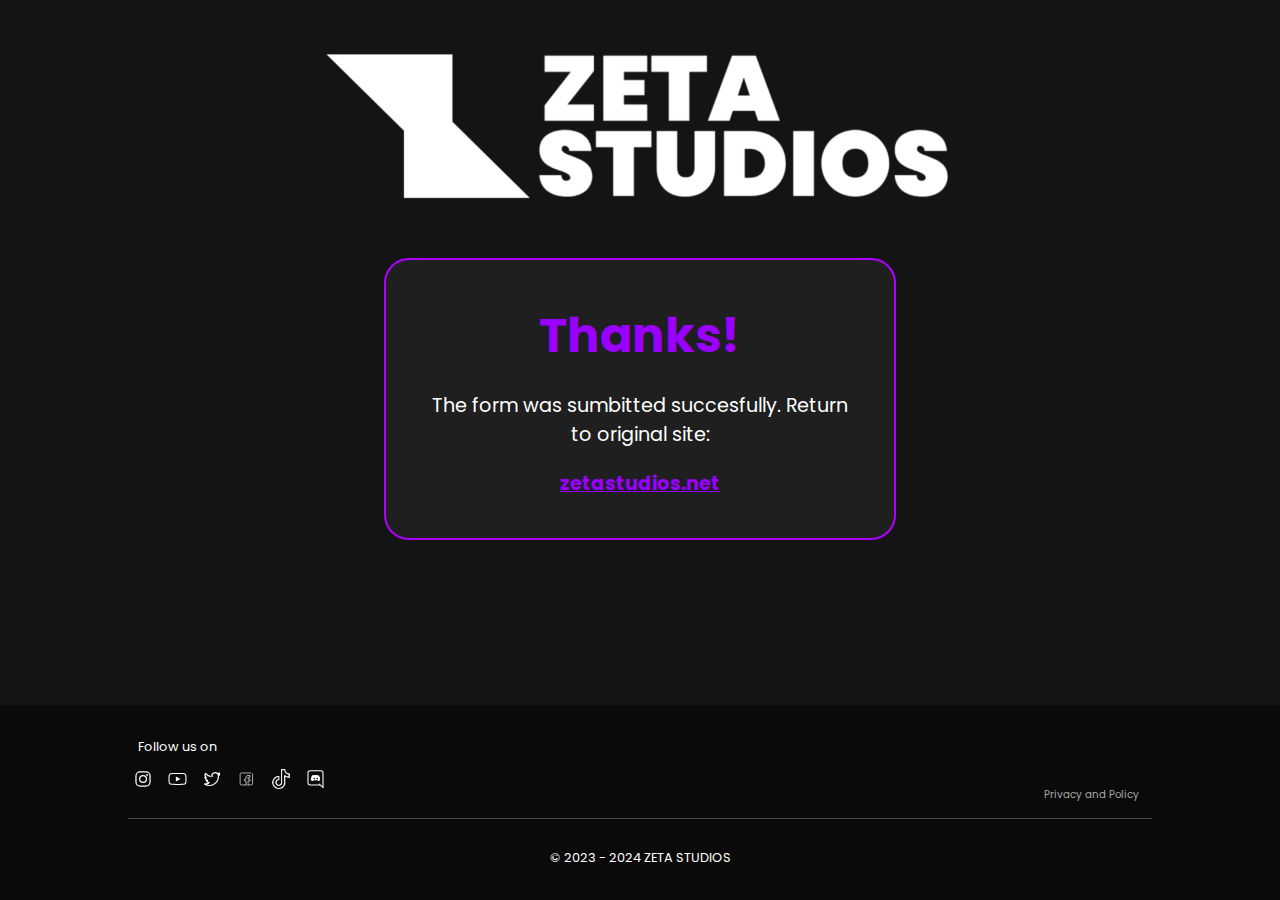
<file: formcompleted.html>
<!DOCTYPE html>
<html lang="en">
<head>
    <meta charset="UTF-8">
    <meta name="viewport" content="width=device-width, initial-scale=1.0">
    <title>Forms</title>
    <link rel="stylesheet" href="Assets/Stylesheets/stylesUI.css">
    <link rel="stylesheet" href="Assets/Stylesheets/stylesUI form.css">
    <script defer src="Assets/Javascripts/javascriptHome.js"></script>

</head>
<body class="bodyform">
      
        <header> 
             

            <img class="logozetaform slide-in-blurred-top" src="Assets/img-and-videos/logozeta.png" alt="">

        </header>

        <main>
            <section class="hidden formcompleted">
                <div class="divformcomplete">
                    <h8>
                        Thanks!
                    </h8>
                    <p>The form was sumbitted succesfully. Return to original site:</p>
                    <a class="linkform" href="index.html">zetastudios.net</a>
                </div>
            </section>
        </main>

        <footer class="formcompletedfooter">
            <div class="footer">
            <div class="socialmediadiv">
                <div class="socialmedialinks">
                    <p>Follow us on</p>
                    <div class="linksfooter socialmediapc">
                        <a href="https://www.instagram.com/zeta.studios.dev/" target="_blank"><img src="Assets/ui-assets/instagram.svg" width="2%" alt=""></a>
                        <a href="https://www.youtube.com/@zetastudiosdev" target="_blank"><img src="Assets/ui-assets/youtube.svg" width="2%" alt=""></a>
                        <a href="https://twitter.com/zetastudios_dev" target="_blank"><img src="Assets/ui-assets/5340249_bird_media_social_trending_twitter_icon.svg" width="2%" alt=""></a>
                        <a href="https://www.facebook.com/profile.php?id=61553870055654" target="_blank"><img src="Assets/ui-assets/3463465_facebook_media_network_social_icon.svg" width="2%" alt=""></a>
                        <a href="https://www.tiktok.com/@zeta.studios.dev" target="_blank"><img src="Assets/ui-assets/tiktokicon.png" width="2%" alt=""></a>
                        <a href="discord" target="_blank"><img src="Assets/ui-assets/discord.svg" width="2%" alt=""></a>
                    </div>
                    <div class="linksfooter socialmediamobile">
                        <a href="https://www.instagram.com/zeta.studios.dev/" target="_blank"><img src="Assets/ui-assets/instagram.svg" width="6%" alt=""></a>
                        <a href="https://www.youtube.com/@zetastudiosdev" target="_blank"><img src="Assets/ui-assets/youtube.svg" width="6%" alt=""></a>
                        <a href="https://twitter.com/zetastudios_dev" target="_blank"><img src="Assets/ui-assets/5340249_bird_media_social_trending_twitter_icon.svg" width="6%" alt=""></a>
                        <a href="https://www.facebook.com/profile.php?id=61553870055654" target="_blank"><img src="Assets/ui-assets/3463465_facebook_media_network_social_icon.svg" width="6%" alt=""></a>
                        <a href="https://www.tiktok.com/@zeta.studios.dev" target="_blank"><img src="Assets/ui-assets/tiktokicon.png" width="6%" alt=""></a>
                        <a href="discord" target="_blank"><img src="Assets/ui-assets/discord.svg" width="6%" alt=""></a>
                    </div>
                </div>
            </div>
            <div class="policiesDiv">
                <a href="/Privacy-Policy/privacy-policy.html">Privacy and Policy</a>
            </div>
            <p class="copyright">&copy; 2023 - 2024 ZETA STUDIOS</p>
            </div>
        </footer>

</body>
</html>
</file>
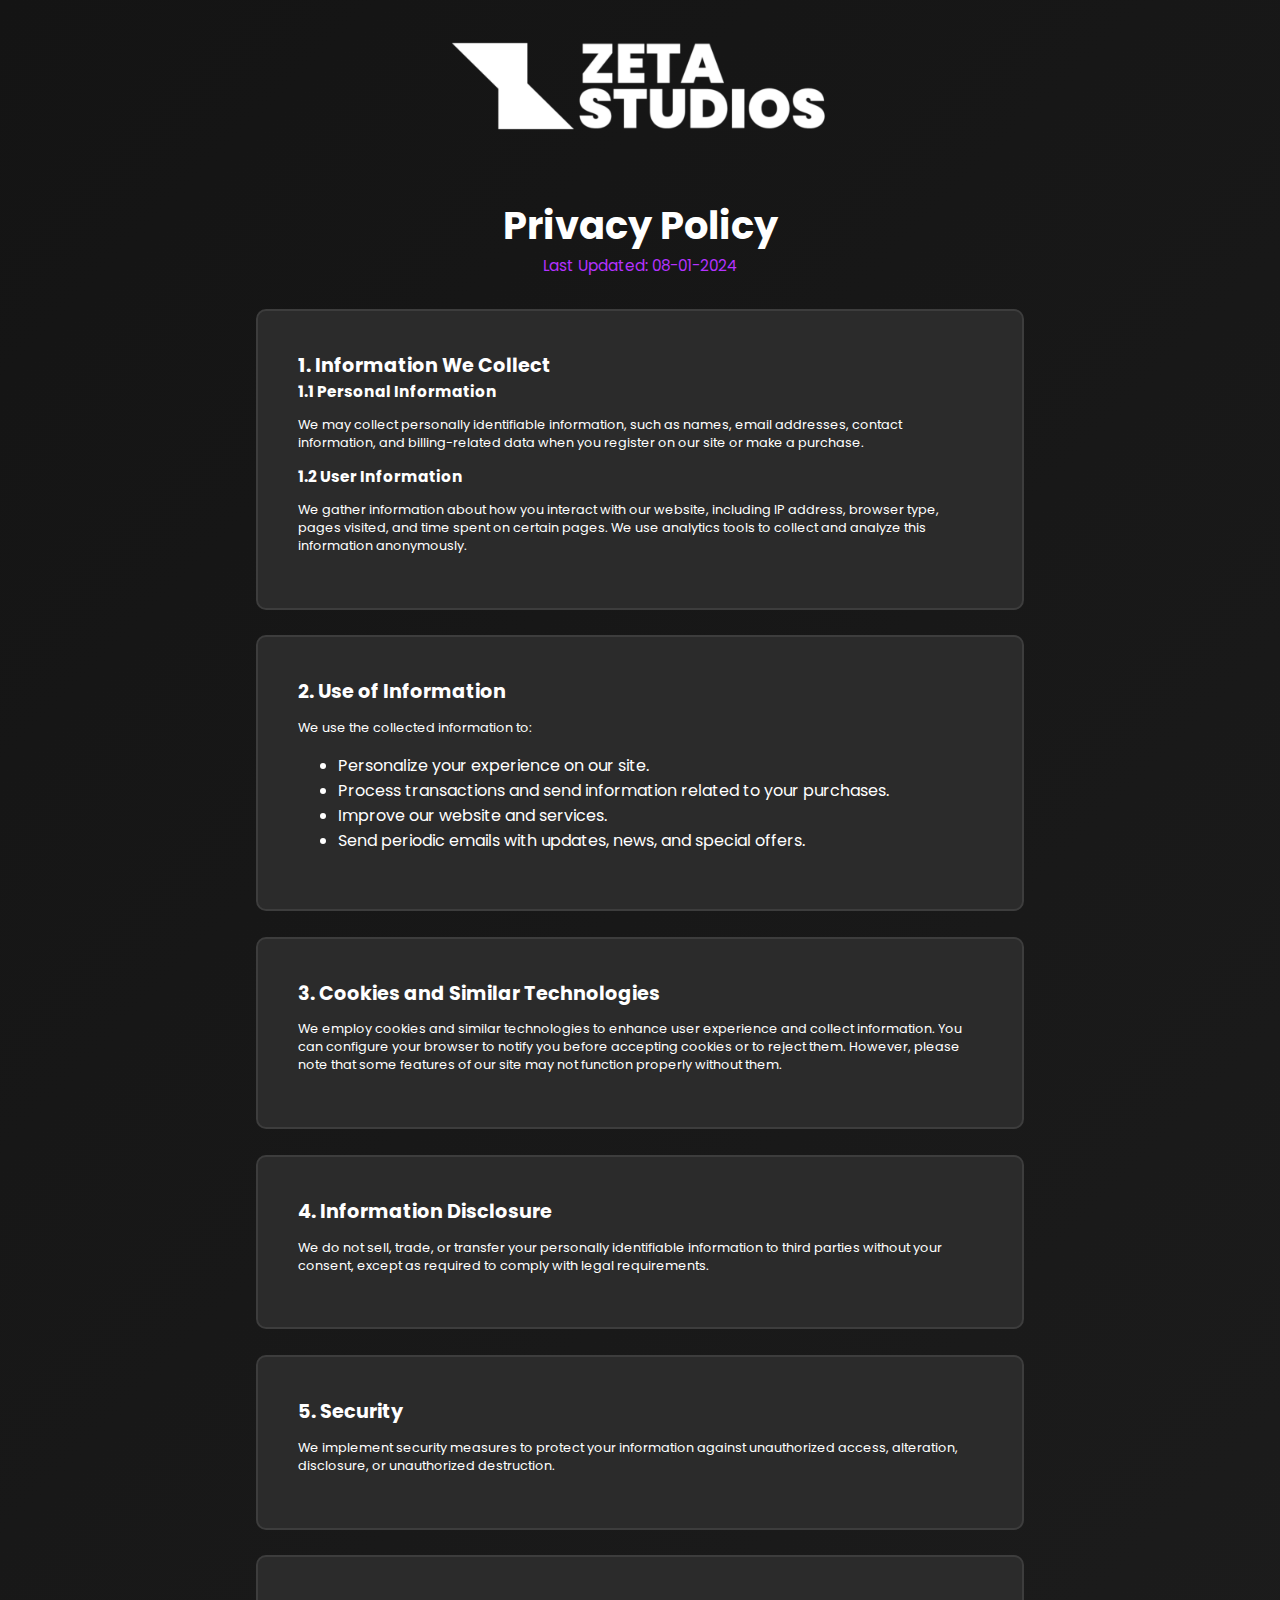
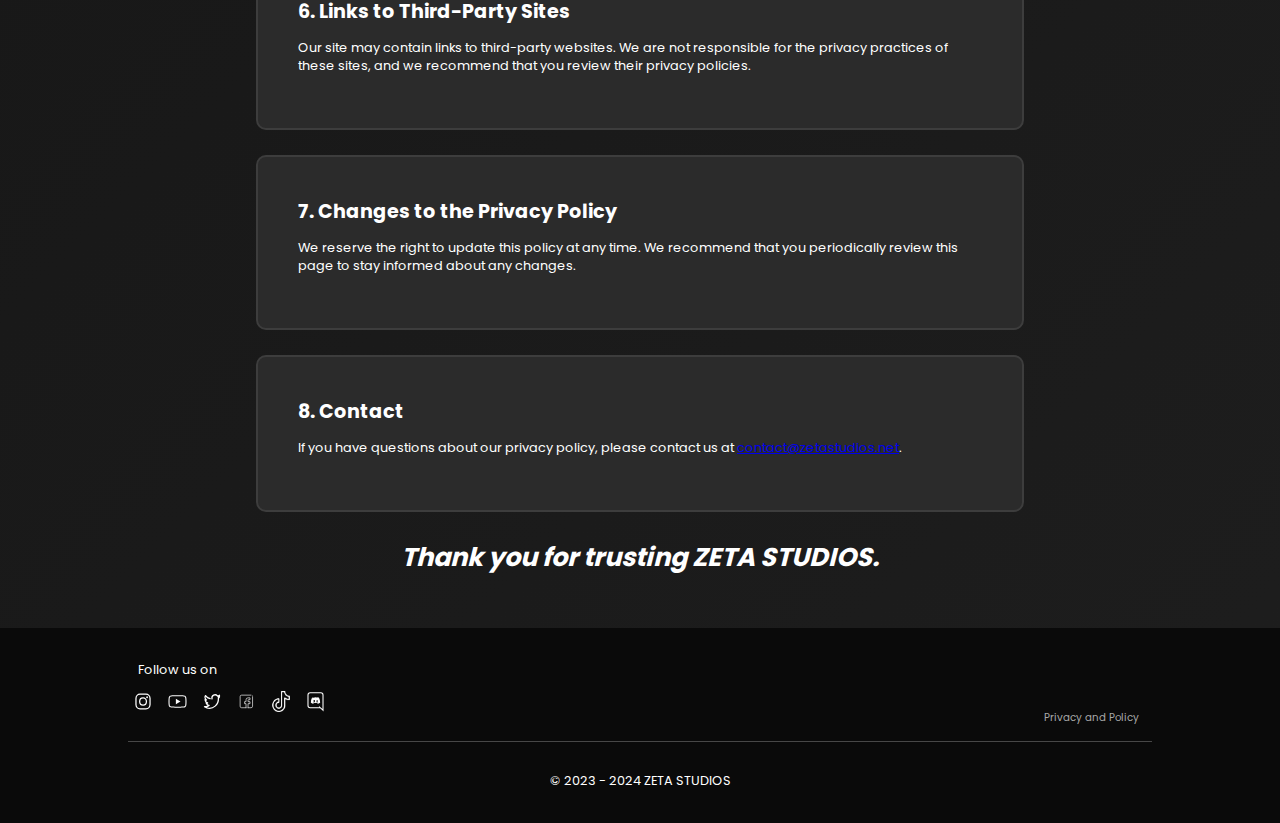
<file: Privacy-Policy/privacy-policy.html>
<!DOCTYPE html>
<html lang="en">
<head>
    <meta name="google-adsense-account" content="ca-pub-2338796602512856">
    <meta charset="UTF-8">
    <meta name="viewport" content="width=device-width, initial-scale=1.0">
    <title>Home - ZETA STUDIOS</title>
    <link rel="stylesheet" href="/Assets/Stylesheets/stylesUI.css">
    <link rel="stylesheet" href="/Assets/Stylesheets/stylesUI privacy and policy.css">
    <link rel="icon" href="/Assets/img-and-videos/Proyecto nuevo.png">
    <script defer src="/Assets/Javascripts/javascriptHome.js"></script>
</head>
<body class="gradientcolor">

    
      
        <header> 

            <img class="logozetapc" src="/Assets/img-and-videos/logozeta.png" alt="">

            <img class="logozetamobile" src="/Assets/img-and-videos/logozeta.png" alt="">

        </header>

        <main>        
            
            <section class="tittle">
                <h1>Privacy Policy</h1>
                <p class="lastupdated">Last Updated: 08-01-2024</p>
            </section>

            <section>
                <h2>1. Information We Collect</h2>
        
                <h3>1.1 Personal Information</h3>
                <p>We may collect personally identifiable information, such as names, email addresses, contact information, and
                    billing-related data when you register on our site or make a purchase.</p>
        
                <h3>1.2 User Information</h3>
                <p>We gather information about how you interact with our website, including IP address, browser type, pages
                    visited, and time spent on certain pages. We use analytics tools to collect and analyze this information
                    anonymously.</p>
            </section>
        
            <section>
                <h2>2. Use of Information</h2>
                <p>We use the collected information to:</p>
                <ul>
                    <li>Personalize your experience on our site.</li>
                    <li>Process transactions and send information related to your purchases.</li>
                    <li>Improve our website and services.</li>
                    <li>Send periodic emails with updates, news, and special offers.</li>
                </ul>
            </section>
        
            <section>
                <h2>3. Cookies and Similar Technologies</h2>
                <p>We employ cookies and similar technologies to enhance user experience and collect information. You can
                    configure your browser to notify you before accepting cookies or to reject them. However, please note that
                    some features of our site may not function properly without them.</p>
            </section>
        
            <section>
                <h2>4. Information Disclosure</h2>
                <p>We do not sell, trade, or transfer your personally identifiable information to third parties without your
                    consent, except as required to comply with legal requirements.</p>
            </section>
        
            <section>
                <h2>5. Security</h2>
                <p>We implement security measures to protect your information against unauthorized access, alteration,
                    disclosure, or unauthorized destruction.</p>
            </section>
        
            <section>
                <h2>6. Links to Third-Party Sites</h2>
                <p>Our site may contain links to third-party websites. We are not responsible for the privacy practices of these
                    sites, and we recommend that you review their privacy policies.</p>
            </section>
        
            <section>
                <h2>7. Changes to the Privacy Policy</h2>
                <p>We reserve the right to update this policy at any time. We recommend that you periodically review this page
                    to stay informed about any changes.</p>
            </section>
        
            <section>
                <h2>8. Contact</h2>
                <p>If you have questions about our privacy policy, please contact us at <a href="mailto:contact@zetastudios.net">contact@zetastudios.net</a>.</p>
            </section>  

            <section class="thanks">
                <h5>Thank you for trusting ZETA STUDIOS.</h5>
            </section>

        </main>
        
        <footer>
            <div class="footer">
            <div class="socialmediadiv">
                <div class="socialmedialinks">
                    <p>Follow us on</p>
                    <div class="linksfooter socialmediapc">
                        <a href="https://www.instagram.com/zeta.studios.dev/" target="_blank"><img src="/Assets/ui-assets/instagram.svg" width="2%" alt=""></a>
                        <a href="https://www.youtube.com/@zetastudiosdev" target="_blank"><img src="/Assets/ui-assets/youtube.svg" width="2%" alt=""></a>
                        <a href="https://twitter.com/zetastudios_dev" target="_blank"><img src="/Assets/ui-assets/5340249_bird_media_social_trending_twitter_icon.svg" width="2%" alt=""></a>
                        <a href="https://www.facebook.com/profile.php?id=61553870055654" target="_blank"><img src="/Assets/ui-assets/3463465_facebook_media_network_social_icon.svg" width="2%" alt=""></a>
                        <a href="https://www.tiktok.com/@zeta.studios.dev" target="_blank"><img src="/Assets/ui-assets/tiktokicon.png" width="2%" alt=""></a>
                        <a href="discord" target="_blank"><img src="/Assets/ui-assets/discord.svg" width="2%" alt=""></a>
                    </div>
                    <div class="linksfooter socialmediamobile">
                        <a href="https://www.instagram.com/zeta.studios.dev/" target="_blank"><img src="/Assets/ui-assets/instagram.svg" width="6%" alt=""></a>
                        <a href="https://www.youtube.com/@zetastudiosdev" target="_blank"><img src="/Assets/ui-assets/youtube.svg" width="6%" alt=""></a>
                        <a href="https://twitter.com/zetastudios_dev" target="_blank"><img src="/Assets/ui-assets/5340249_bird_media_social_trending_twitter_icon.svg" width="6%" alt=""></a>
                        <a href="https://www.facebook.com/profile.php?id=61553870055654" target="_blank"><img src="/Assets/ui-assets/3463465_facebook_media_network_social_icon.svg" width="6%" alt=""></a>
                        <a href="https://www.tiktok.com/@zeta.studios.dev" target="_blank"><img src="/Assets/ui-assets/tiktokicon.png" width="6%" alt=""></a>
                        <a href="discord" target="_blank"><img src="/Assets/ui-assets/discord.svg" width="6%" alt=""></a>
                    </div>
                </div>
                <div class="policiesDiv">
                    <a href="/Privacy-Policy/privacy-policy.html">Privacy and Policy</a>
                </div>
            </div>
            <p class="copyright">&copy; 2023 - 2024 ZETA STUDIOS</p>
            </div>
        </footer>
</body>
</html>
</file>
<file: Assets/Stylesheets/stylesUI.css>
@font-face {
    font-family: 'Highway Gothic';
    src: url('HighwayGothic.ttf') format('opentype'); 
    font-weight: normal;
    font-style: normal;
}


@font-face {
    font-family: 'Mont Heavy';
    src: url("MontHeavy1.ttf") format('opentype'); 
    font-weight: normal;
    font-style: normal;
}




body {
    font-family: 'Highway Gothic', Arial, sans-serif;
    background: radial-gradient(circle at 50% 125%, #000000 0%, #242424 80%);
    margin: 0;
    padding: 0;
    font-size: 100%;
    color: #fff;
}


header {
    background-color: rgb(36, 36, 36);
    padding-top: 0%;
    padding-bottom: 0%;
    margin: 0%;
    padding-left: 0%;
    padding-right: 0%;
    text-align: center;
}

@keyframes gradient {
  0% {
    background-position: 0% 50%;
  }
  50% {
    background-position: 100% 50%;
  }
  100% {
    background-position: 0% 50%;
  }
}


nav ul {

    background-color: hsla(0, 0%, 8%, 0.438);
    border-radius: 5px;
    margin-inline: 32vw;
    padding-block: 0px;
    padding-inline: 0%;
}

nav li {
    display:inline-flex;
    margin-inline: 0%;
    padding-inline: 0%;


}

nav a {                      /* Navegaciooooooooooooooooooooooooooooooooooooooooon */
    text-decoration: none;
    color: #ffffff;
    transition: color 0.3s ease;
    margin-top: 0%;
    margin-inline: 0%;
    padding-inline: 0%;
}



section {
    background-color: #fff;
    padding: 40px;
    margin-inline:5%;
    border-radius: 5px;

}

/* Estilos para el pie de página */
footer {
    background-repeat: no-repeat;
    background-position: center;
    background-size: 35%;
    background-size: cover;
    background-position-y: 40%;
    background-color: #0a0a0a;
    color: #fff;
    text-align: center;
    padding-top: 20px;

    margin-top: 2%;
}

section {
    background-color: #00000046;
    margin-block: 2%;
}

footer p {
    font-weight: normal;
    font-size: 80%;
}

.nav-link {
    padding-inline: 2vw;
    border-radius: 3px;
    padding-block: 5px;
    transition: background-color 0.3s ease;
    margin-inline: 0%;
    font-size: 1vw;
}

/* ANIMACION POP UP */
.nav-link:hover {
    background-color: hsl(0, 0%, 16%);
    transition: background-color 0.3s ease, transform 0.3s ease; 
}
.nav-link {
    transition: background-color 0.3s ease, transform 0.3s ease; 
}


.titleheader {
    font-size: 96px;
}

.News {
  border: solid rgba(162, 0, 255, 0.712) 2px;
  border-radius: 10px;
}



  /* LOGO */
header img {
    width: 55%;
    height: auto;
    margin-top: 3%;
}
    
.waves {
    position:relative;
    width: 100%;
    height:400vh;
    margin-bottom:-7px; /*Fix for safari gap*/
    min-height:100px;
    max-height:200px;
  }

  .parallax > use {
    animation: move-forever 25s cubic-bezier(.55,.5,.45,.5)     infinite;
  }
  .parallax > use:nth-child(1) {
    animation-delay: -2s;
    animation-duration: 17s;
  }
  .parallax > use:nth-child(2) {
    animation-delay: -3s;
    animation-duration: 20s;
  }
  .parallax > use:nth-child(3) {
    animation-delay: -4s;
    animation-duration: 23s;
  }
  .parallax > use:nth-child(4) {
    animation-delay: -5s;
    animation-duration: 30s;
  }
  @keyframes move-forever {
    0% {
     transform: translate3d(-90px,0,0);
    }
    100% { 
      transform: translate3d(85px,0,0);
    }
  }
  /*Shrinking for mobile*/
  @media (max-width: 768px) {
    .waves {
      height:120px;
      min-height:120px;
    }
  }

  .morespace {
    padding-bottom: 10%;
  }

  .buttondown img {
    width: 4%;
    height: auto;
    animation: MoveUpDown 3s ease infinite;
    position: absolute;
    left: 0;
    bottom: 0;
    background-color: rgba(0, 0, 0, 0.1);
    border-radius: 100%;
    margin-bottom: -16%;
    position: relative;
    z-index: 3;
    transform: scale(1.0);
    transition: transform 0.5s ease, background-color 0.5s ease;
  }


  @keyframes MoveUpDown {
    0%, 100% {
      bottom: 0;
      opacity: 100%;
    }
    50% {
      bottom: 4rem;
      opacity: 5%;
    }
  }


  .buttondown {
    text-align: center;
  }

  .buttondown img:hover {
    cursor: pointer;
    transform: scale(1.2);
    background-color: hsla(0, 0%, 0%, 0.2);
    transition: transform 0.5s ease, background-color 0.5s ease;
  }




  .hidden {
    opacity: 0;
    transform: translateY(25%);
    transition: all 1s ease;
  }

  .show {
    opacity: 1;
    transform: translateY(0);
  }


  /* width */
::-webkit-scrollbar {
  width: 8px;
}

/* Track */
::-webkit-scrollbar-track {
  background: rgba(109, 109, 109, 0.216);
}

/* Handle */
::-webkit-scrollbar-thumb {
  background: #ffffff88;
  border-radius: 4px;
}

/* Handle on hover */
::-webkit-scrollbar-thumb:hover {
  background: #82828288;
}



.containernews {
  display: grid;
  align-items: center; 
  grid-template-columns:  1fr 1fr;
  column-gap: 5px;
  
}

.imagenews img {
    width: 85%;
    border-radius: 5px;
  
  }
.imagenews {
  text-align: center;
}


h3 {
  font-size: 4vw;
  text-align: left;
  font-weight: bolder;
  padding: 0%;
  margin: 0%;
}
p {
  font-size: 1vw;
}

.games {
  
  padding: 0%;
  padding-bottom: 1px;
  padding-top: 1px;
  background-color: #00000046;
  margin-inline: 0%;
  border-radius: 0%;
  
}


.gameimg {
  display: inline-block;
  margin: 20px;
  border: 0px solid black;
  border-radius: 5px;
  overflow: hidden;
  padding: 0%;
  position: relative;
 
}

.gametitle{
  position: absolute;
  top: 15%;
  left: 50%;
  transform: translate(-50%, -50%);
  font-size: 3.5vw;
  font-family: Mont Heavy;
  font-weight: 100;
  background-color: #6f3e9a00;
  padding-inline: 100%;
  padding-block: 5px;
  color: rgb(255, 255, 255);
  opacity: 0;
  cursor: default;
  max-lines: 1;
  white-space: nowrap;
}

#gametitle1 {
  color: crimson;
  text-shadow: crimson 0px 0px 45px;
}
#gametitle2 {
  color: #ffffff;
  text-shadow: #ffffff 0px 0px 45px;
}
#gametitle3 {
  color: #00c3ff;
  text-shadow: #00c3ff 0px 0px 45px;
}

.gameimg:hover .gametitle {
  opacity: 1;
  transition: all  0.3s ease;
}

.viewButton {
  position: absolute;
  top: 65%;
  left: 50%;
  transform: translate(-50%, -50%);
  background-color: #6f3e9a;
  color: white;
  text-decoration: none;
  font-size: 1vw;
  font-family: Highway Gothic;
  padding-inline: 20px;
  padding-block: 5px;
  border-radius: 3px;
  opacity: 0;
  box-shadow: #6f3e9a 0px 0px 35px;
  transition: all  0.2s ease;
}
.viewButton:hover {
  background-color: #9d56dc;
  transition: all 0.3s ease;
}

.gameimg:hover .viewButton {
  opacity: 1;
  transition: all  0.2s ease;
}

.gameimg img {
  display: inline-block;
  border-radius: 5px;
  transform: scale(1.0);
  transition: all 0.3s ease;
  
}

.gameimg:hover img {
  transform: scale(1.2);
  filter: brightness(40%);
  transition: all 0.3s ease;
}

.divgames {
  text-align: center;
  padding: 0%;
  border: solid rgba(162, 0, 255, 0.712) 2px;
  border-radius: 25px;
  padding: 0%;
  margin: 0%;
  background-color: #181818;
  margin-bottom: 2%;    
}

h4 {
  font-size: 3vw;
  text-align: center;

  margin-bottom: 2%;

}

.gamesdiv {
  padding-top: 0%;
  padding-bottom: 3%;
}

textarea {
  width: 100%;
  background-color: #1f1f1f;
  resize: none;
  border: 0px;
  color: white;
  border-radius: 5px;
  height: 80px;
  font-family: Highway Gothic;
}

.sumbit {
  font-family: Highway Gothic;
  background-color: #6f3e9a;
  border-radius: 8px;
  color: #fff;
  border: none;
  width: 25%;
  height: 30px;
  margin-top: 4%;
  text-align: center;
  margin-left: 75%;
  cursor: pointer;
  transform: scale(1.0);
  transition: transform 0.5s ease;
}

.sumbit:hover {
  transform: scale(1.1);
  transition: transform 0.5s ease;
}

#mailinput {
  background-color: #2a2a2a;
  border: 0px;
  box-sizing: border-box;
  border-radius: 5px;
  border-style: hidden;
  color: #fff;
  font-family: Highway Gothic;
  width: 100%;
  height: 28px;
  margin-bottom: 5%;
}


#mailinput :focus {
  border: 0px; 
}



h5 {
  text-align: center;
  font-size: 2vw;
  margin: 0%;
  padding: 0%;
  margin-bottom: 10%;
}

.aboutMeDiv {
  background-color: #80808015;
  border-radius: 10px;
  padding: 30px;
  margin-inline: 3vw;
  margin-top: 20%;
  margin-bottom: 30%;
  border: solid 1px rgb(162, 0, 255);
}
.aboutMeDiv p {
  text-align: center;
  font-size: 1vw;
}

.contactsection {
  display: grid;
  grid-template-columns: repeat(2, 1fr);
  grid-template-rows: 1fr;
  grid-column-gap: 15vw;
  grid-row-gap: 0px; 
  background-color: #6f3e9a00;
  display: grid;
}
.divform {
  
  background-color: #00000032;
  padding: 3vw;
  padding-bottom: 15%;
  border-radius: 10px;
  border: solid rgb(162, 0, 255) 1px;
  margin-inline: 3vw;
}

.imgmail {
  text-align: center;
}

.contacttittlem {
  font-size: 8vw;
}
.aboutMeDivM {
  margin-bottom: 20vw;
  border: solid rgb(162, 0, 255) 1px;
  padding: 8vw;
  border-radius: 10px;
  background-color: #161616;
}

.aboutMeDivM p {
  font-size: 4vw;
  text-align: center;
}

.aboutMeDivM h5 {
  font-size: 8vw;
}

h6 {
  text-align: left;
  padding: 0%;
  font-size: 125%;
  margin-bottom: 5%;
}
h7 {
  font-size: 75%;
}

.logozetaform {
  width: 60%;
  margin-top: 5%;
}


.formcompleted {
  margin-block: 0%;
  text-align: center;
  margin-inline: 5%;
  border-radius: 25px;
}

h8 {
  font-size: 300%;
  font-weight: bolder;
  color: #6f3e9a;
  
}

.divformcomplete p {
  font-size: 120%;
}



.linkform {
  font-size: 150%;
  color: #6f3e9a;
  font-weight: bold;
  transition: font-size color 0.5s ease;
  text-decoration: underline;
}

.linkform:hover {
  font-size: 160%;
  color: #9d56dc;
  transition: font-size 0.5s ease, color 0.5s ease;

}
.divgames {
  display: inline-flex;
}

#contact {
  margin: 0%;
  padding: 0%;
}




.mobileheadernav ul {
  font-size: 100%;
  display: inline-flex;
  margin: 0%;
  margin-bottom: 15%;
  position: relative;
}

.mobileheadernav ul a {
  padding-inline: 10px;
  padding-block: 5px;
}

.logozetamobile {
  width: 90%;
  margin-top: 15%;
}

.divgamesmobile {
  display: block;
  text-align: center;
}
.divgamesmobile img {
  margin-block: 5%;
}

.contactsectionmobile {
  margin-inline: 0%;
}

.divformmobile {
  margin-inline: 5%;
  
}


@media (max-width: 900px) {     /* VISTA DISPOSITIVOS MOBILES */
  .buttondown {
    display: none;
  }
  .headernav {
    display: none;
  }
  .logozetapc {
    display: none;
  }
  .imagenews {
    display: none;
  }
  .containernews {
    display: none;
  }
  .divgames {
    display: none;
  }
  .imgmail {
    display: none;
  }
  .contactsection {
    display: none;
  }
  .socialmediapc {
    display: none;
  }

  p{
    font-size: 3vw;
  }

  h3 {
    font-size: 10vw;
  }
  h4 {
    font-size: 10vw;
  }

}

@media (min-width: 901px) {    /* VISTA PARA COMPUTADORES */
  .socialmediamobile{
    display: none;
  }
  .mobileheadernav {
      display: none;
  }

  
  .logozetamobile {
    display: none;
  }
  .containernewsmobile {
    display: none;
  }
  .divgamesmobile {
    display: none;
  }
  .contactsectionmobile {
    display: none;
  }
}



.socialmedialinks {
  text-align: left;
  font-size: 100%;
  padding-bottom: 10px;

}

.socialmedialinks p {
  margin-left: 10px;
}

.footer {
  margin-inline: 10%;
}

footer {
  padding: 0%;
  padding-block: 20px;
}

.linksfooter {
  filter: invert();
}

.linksfooter a {
  margin-inline: 5px;
}

.socialmedialinks img {
  color: white;
  transition: color 0.3s ease;
}

.socialmedialinks img:hover {
  color: purple;
  transition: color 0.3s ease;
}



.gradientcolor {
  background: linear-gradient(-45deg,#141414, #141414, #5f5f5f, #141414, #141414);
  background-size: 500% 500%;
  animation: gradient 55s ease infinite;
  height: 10%;
  position: static;
  z-index: 0;
  margin-bottom: 0%;
}



@keyframes opacityanim {
  0% {
    opacity: calc(0);
    filter: blur(5px);
  }
  30% {
    opacity: calc(0);
    filter: blur(5px);
  }
  100% {
    opacity: calc(1);
    filter: blur(0);
  }
}


.backgames {

  margin-inline: 2%;
  border-radius: 15px;
  margin-bottom: 2%;

}

.gamestittle {
  margin-inline:  25vw;
  border-radius: 15px;
  margin-top: 3%;
  padding-block: 10px;
  border: solid rgb(162, 0, 255) 2px;
  border-radius: 25px;
  background-color: #181818;
}

.imgmail img {

  background-size: 400% 400%;
  z-index: 0;
}

  .morespace {
    padding: 0%;
    margin-bottom: 20%;
  }

 
  html {
    scroll-behavior: smooth;
  }

  #news {
    padding: 4%;
  }


  .formcompleted {
  background-color: rgba(255, 255, 255, 0.03);

  backdrop-filter: blur(5px);
  -webkit-backdrop-filter: blur(5px);
  margin-bottom: 5%;

}


.bodyform {
  display: grid;
  min-height: 100vh;
  grid-template-rows: auto 1fr auto;
}

.copyright {
  padding-top: 30px;
  border-top: solid 1px rgba(255, 255, 255, 0.25);
}

.divformmobile {
  border: solid rgb(162, 0, 255) 1px;
  padding: 5vw;
  margin: 0%;
  border-radius: 10px;
  background-color: #0000001a;
}

.contactsectionmobile {
  background-color: #a82c2c00;
}

.policiesDiv {
  text-align: right;
  position: relative;
  padding: 0%;
  margin-top: -2vw;
  margin-bottom: 1vw;
  margin-right: 1vw;
}

.policiesDiv a {
  font-size: .8vw;
  text-align: right;
  color: #a8a8a8;
  text-decoration: none;
  transition: all 0.3s ease;
}

.policiesDiv a:hover {
  color: #b700ff;
  transition: all 0.3s ease;
}

footer {
  position: relative;
}
</file>
<file: Assets/Stylesheets/stylesUI form.css>
@font-face {
    font-family: 'Highway Gothic';
    src: url('HighwayGothic.ttf') format('opentype'); 
    font-weight: normal;
    font-style: normal;
}


@font-face {
    font-family: 'Mont Heavy';
    src: url("MontHeavy1.ttf") format('opentype'); 
    font-weight: normal;
    font-style: normal;
}




body {
    font-family: 'Highway Gothic', Arial, sans-serif;
    background: rgb(20, 20, 20);
    margin: 0;
    padding: 0;
    font-size: 100%;
    color: #fff;
}


header {
    background-color: rgba(36, 36, 36, 0);
    padding-top: 0%;
    padding-bottom: 0%;
    margin: 0%;
    padding-left: 0%;
    padding-right: 0%;
    text-align: center;
}

.logozetaform {
  width: 50vw;
  margin: 2vw;
}

.formcompleted {
  background-color: #1f1f1f;
  margin-inline: 30vw;
  border: solid 2px rgb(174, 0, 255);
}

h8 {
  font-family: Mont Heavy;
  color: rgb(153, 0, 255);
}

.linkform {
  color: rgb(153, 0, 255);
  font-size: 1.5vw;
  transition: all 0.3s ease;
  font-family: Mont Heavy;
  font-weight: 100;
}

.linkform:hover {
  color: rgb(170, 41, 255);
  font-size: 1.5vw;
  transition: all 0.3s ease;
}
</file>
<file: Assets/Stylesheets/stylesUI privacy and policy.css>
@font-face {
    font-family: 'Highway Gothic';
    src: url('/Assets/Stylesheets/HighwayGothic.ttf') format('opentype'); 
    font-weight: normal;
    font-style: normal;
}


@font-face {
    font-family: 'Mont Heavy';
    src: url("/Assets/Stylesheets/MontHeavy1.ttf") format('opentype'); 
    font-weight: normal;
    font-style: normal;
}




body {
    font-family: 'Highway Gothic', Arial, sans-serif;
    
    margin: 0;
    padding: 0;
    font-size: 100%;
    color: #fff;
}


header {

    padding-top: 0%;
    padding-bottom: 0%;
    margin: 0%;
    padding-left: 0%;
    padding-right: 0%;
    text-align: center;
}

@keyframes gradient {
  0% {
    background-position: 0% 50%;
  }
  50% {
    background-position: 100% 50%;
  }
  100% {
    background-position: 0% 50%;
  }
}


nav ul {

    background-color: hsla(0, 0%, 8%, 0.438);
    border-radius: 5px;
    margin-inline: 32vw;
    padding-block: 0px;
    padding-inline: 0%;
}

nav li {
    display:inline-flex;
    margin-inline: 0%;
    padding-inline: 0%;


}

nav a {                      /* Navegaciooooooooooooooooooooooooooooooooooooooooon */
    text-decoration: none;
    color: #ffffff;
    transition: color 0.3s ease;
    margin-top: 0%;
    margin-inline: 0%;
    padding-inline: 0%;
}



section {
    background-color: #fff;
    padding: 40px;
    margin-inline:5%;
    border-radius: 5px;

}

/* Estilos para el pie de página */
footer {
    background-repeat: no-repeat;
    background-position: center;
    background-size: 35%;
    background-size: cover;
    background-position-y: 40%;
    background-color: #0a0a0a;
    color: #fff;
    text-align: center;
    padding-top: 20px;

    margin-top: 2%;
}

section {
    background-color: #00000046;
    margin-block: 2%;
}

footer p {
    font-weight: normal;
    font-size: 80%;
}

.nav-link {
    padding-inline: 2vw;
    border-radius: 3px;
    padding-block: 5px;
    transition: background-color 0.3s ease;
    margin-inline: 0%;
    font-size: 1vw;
}

/* ANIMACION POP UP */
.nav-link:hover {
    background-color: hsl(0, 0%, 16%);
    transition: background-color 0.3s ease, transform 0.3s ease; 
}
.nav-link {
    transition: background-color 0.3s ease, transform 0.3s ease; 
}


.titleheader {
    font-size: 96px;
}





  /* LOGO */
header img {
    width: 55%;
    height: auto;
    margin-top: 3%;
}
    



  .hidden {
    opacity: 0;
    transform: translateY(25%);
    transition: all 1s ease;
  }

  .show {
    opacity: 1;
    transform: translateY(0);
  }


  /* width */
::-webkit-scrollbar {
  width: 8px;
}

/* Track */
::-webkit-scrollbar-track {
  background: rgba(109, 109, 109, 0.216);
}

/* Handle */
::-webkit-scrollbar-thumb {
  background: #ffffff88;
  border-radius: 4px;
}

/* Handle on hover */
::-webkit-scrollbar-thumb:hover {
  background: #82828288;
}



.containernews {
  display: grid;
  align-items: center; 
  grid-template-columns:  1fr 1fr;
  column-gap: 5px;
}

.imagenews img {
    width: 85%;
    border-radius: 5px;
    
  }
.imagenews {
  text-align: center;
}


h3 {
  font-size: 4vw;
  text-align: left;
  font-weight: bolder;
  padding: 0%;
  margin: 0%;
}
p {
  font-size: 1vw;
}




.mobileheadernav ul {
  font-size: 100%;
  display: inline-flex;
  margin: 0%;
  margin-bottom: 15%;
  position: relative;
}

.mobileheadernav ul a {
  padding-inline: 10px;
  padding-block: 5px;
}

.logozetamobile {
  width: 90%;
  margin-top: 15%;
}


@media (max-width: 900px) {     /* VISTA DISPOSITIVOS MOBILES */
  .headernav {
    display: none;
  }
  .logozetapc {
    display: none;
  }
  .imagenews {
    display: none;
  }
  .containernews {
    display: none;
  }
  .divgames {
    display: none;
  }

  .socialmediapc {
    display: none;
  }

  p{
    font-size: 3vw;
  }

  h3 {
    font-size: 10vw;
  }

}

@media (min-width: 901px) {    /* VISTA PARA COMPUTADORES */
  .socialmediamobile{
    display: none;
  }
  .mobileheadernav {
      display: none;
  }

  
  .logozetamobile {
    display: none;
  }
  .containernewsmobile {
    display: none;
  }
}



.socialmedialinks {
  text-align: left;
  font-size: 100%;
  padding-bottom: 10px;
}

.socialmedialinks p {
  margin-left: 10px;
}

.footer {
  margin-inline: 10%;
}

footer {
  padding: 0%;
  padding-block: 20px;
}

.linksfooter {
  filter: invert();
}

.linksfooter a {
  margin-inline: 5px;
}

.socialmedialinks img {
  color: white;
  transition: color 0.3s ease;
}

.socialmedialinks img:hover {
  color: purple;
  transition: color 0.3s ease;
}



.gradientcolor {
  background: linear-gradient(-45deg,#141414, #202020, #0f0f0f, #202020, #141414);
  background-size: 500% 500%;
  animation: gradient 20s ease infinite;
  height: 10%;
  position: static;
  z-index: 0;
  margin-bottom: 0%;
}



@keyframes opacityanim {
  0% {
    opacity: calc(0);
    filter: blur(5px);
  }
  30% {
    opacity: calc(0);
    filter: blur(5px);
  }
  100% {
    opacity: calc(1);
    filter: blur(0);
  }
}
 
  html {
    scroll-behavior: smooth;
  }

  #news {
    padding: 4%;
  }

.copyright {
  padding-top: 30px;
  border-top: solid 1px rgba(255, 255, 255, 0.25);
}

.gameView {
  display: grid;
  grid-template-columns: repeat(2, 1fr);
  grid-template-rows: 1fr;
  grid-column-gap: 0vw;
  grid-row-gap: 0px;
  margin-top: 0vw; 
}

section p {
  font-size: 1vw;
}

h3 {
  text-align: center;
  font-family: Mont Heavy;
  font-weight: 100;
  color: #eb2c52;
  text-shadow: 5px 5px 1px rgba(158, 27, 53, 0.438);
  font-size: 4vw;
  margin-top: 3vw;
}

.gameText {
  margin-left: 6vw;
}

section {
  background-color: #111111;
  border-radius: 10px;
  margin-inline:10vw;
  border: solid 1px #ce96a0;
  box-shadow: 0px 0px 30px crimson;
  margin-top: 2vw;
  position: relative;
  animation: shadowAnim 5s ease infinite;
}

.gameImg img {
  border-radius: 10px;
  border: solid 1px #db3758;
}

.gameDesc {
  display: grid;
  grid-template-columns: repeat(2, 1fr);
  grid-template-rows: 1fr;
  grid-column-gap: 0vw;
  grid-row-gap: 0px;
}

.logozetapc {
  width: 30vw;
  margin-top: 2vw;
  margin-bottom: 1vw;
}



section {
  border: solid 2px rgb(61, 61, 61);
  box-shadow: none;
  margin-inline: 20vw;
  background-color: #2b2b2b;
}

h1 {
  font-size: 3vw;
  text-align: center;
  font-family: Mont Heavy;
  font-weight: 100;
  margin: 0%;
}

.lastupdated {
  text-align: center;
  margin: 0%;
  font-size: 1.2vw;
  color: #b432ff;
}

.tittle {
  margin-inline: 36vw;
  padding-block: .5vw;
  background-color: rgba(255, 255, 255, 0);
  border:  none;
}

h2 {
  font-size: 1.5vw;
  text-align: left;
  font-family: Mont Heavy;
  font-weight: 100;
  margin: 0%;
}
h3 {
  font-size: 1.2vw;
  text-align: left;
  font-family: Mont Heavy;
  font-weight: 100;
  margin: 0%;
  text-shadow: none;
  color: white;
  padding: 0%;
}

h5 {
  font-size: 2vw;
  font-family: Mont Heavy;
  padding: 0%;
  margin: 0%;
  text-align: center;
  font-style: oblique;
}

.thanks {
  background-color: #0a0a0a00;
  margin: 0%;
  padding: 0%;
  margin-bottom: 4vw;
  border:  none;
}
header {
  background-color: #00000000;
}
</file>
